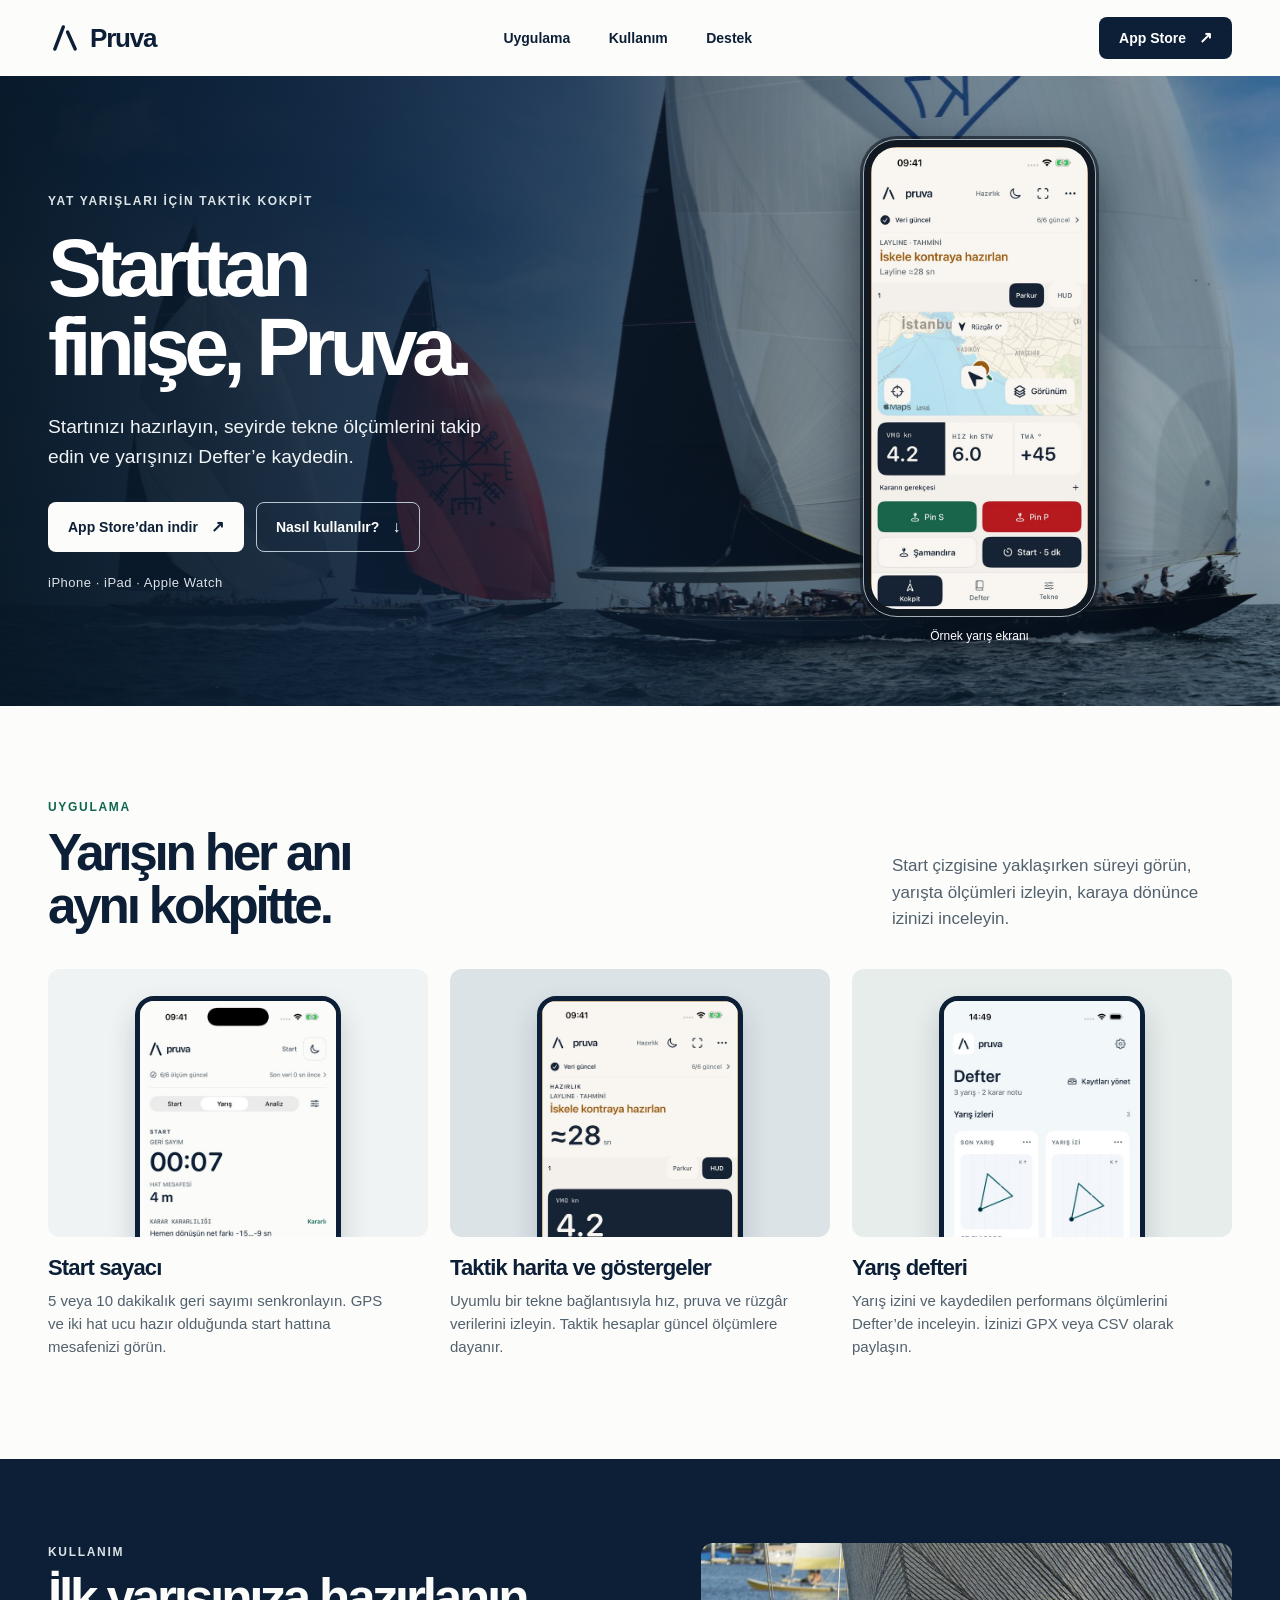
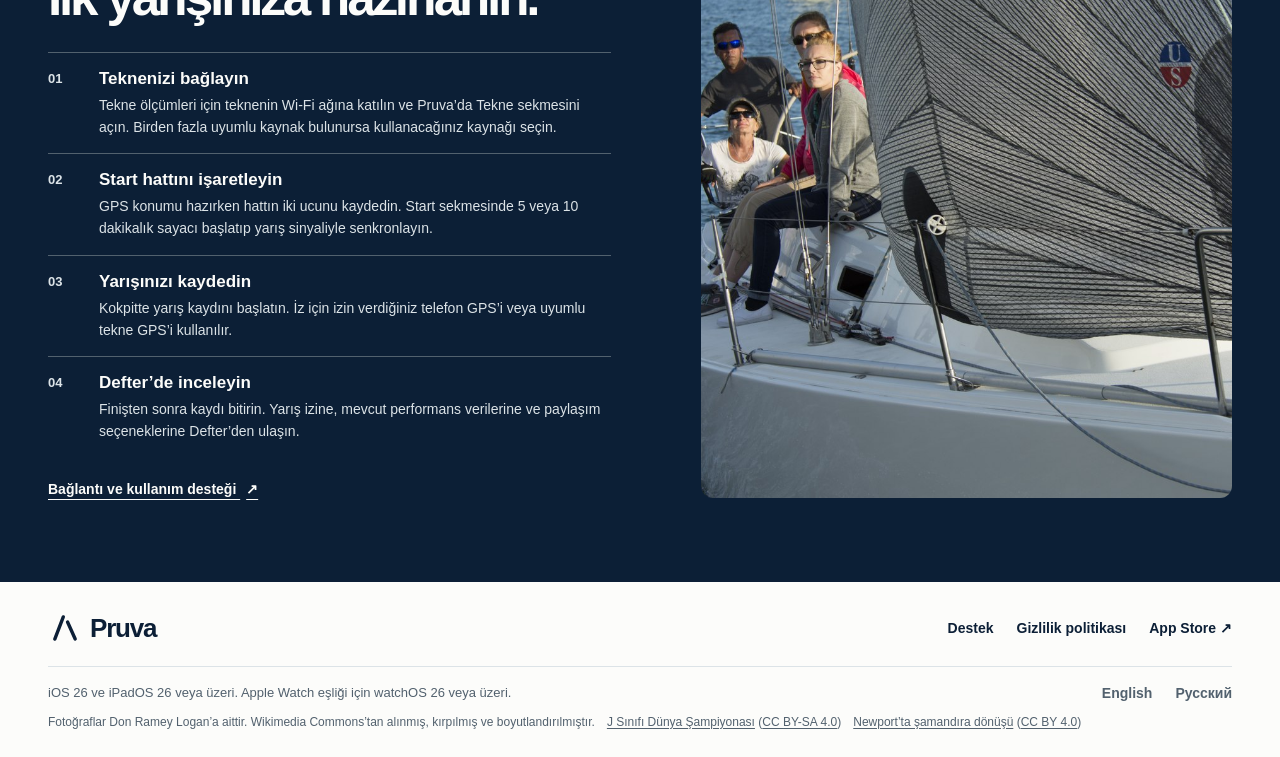
<file: index.html>
<!doctype html>
<html lang="tr">
<head>
  <meta charset="utf-8">
  <meta name="viewport" content="width=device-width, initial-scale=1">
  <meta name="theme-color" content="#0c1f36">
  <meta name="description" content="Pruva ile startınızı hazırlayın, tekne ölçümlerini takip edin ve yat yarışınızı kaydedin. iPhone, iPad ve Apple Watch için.">
  <meta property="og:type" content="website">
  <meta property="og:title" content="Pruva · Yat yarışları için taktik kokpit">
  <meta property="og:description" content="Start sayacı, canlı tekne ölçümleri ve yarış defteri.">
  <meta property="og:url" content="https://ozdemirbariss-gif.github.io/pruva-support/">
  <meta property="og:image" content="https://ozdemirbariss-gif.github.io/pruva-support/assets/yat-yarisi-j-sinifi.jpg">
  <link rel="canonical" href="https://ozdemirbariss-gif.github.io/pruva-support/">
  <link rel="icon" type="image/svg+xml" href="./logo.svg">
  <link rel="stylesheet" href="./landing.css">
  <title>Pruva · Yat yarışları için taktik kokpit</title>
</head>
<body>
  <a class="skip" href="#icerik">İçeriğe geç</a>
  <header class="top">
    <div class="wrap top-inner">
      <a class="brand" href="./" aria-label="Pruva ana sayfa">
        <svg viewBox="0 0 40 40" width="34" height="34" aria-hidden="true"><path d="m8 33 10-26m5 6 9 20"/></svg>
        <span>Pruva</span>
      </a>
      <nav class="primary" aria-label="Ana menü">
        <a href="#uygulama">Uygulama</a>
        <a href="#kullanim">Kullanım</a>
        <a href="./support.html">Destek</a>
      </nav>
      <a class="button button-dark top-store" href="https://apps.apple.com/tr/app/pruva-sailing/id6831952444">App Store <span aria-hidden="true">↗</span></a>
    </div>
  </header>
  <main id="icerik">
    <section class="hero" aria-labelledby="hero-title">
      <img class="hero-photo" src="./assets/yat-yarisi-j-sinifi.jpg" alt="" width="1800" height="1012" fetchpriority="high">
      <div class="wrap hero-inner">
        <div class="hero-copy">
          <p class="eyebrow hero-label">Yat yarışları için taktik kokpit</p>
          <h1 id="hero-title">Starttan<br>finişe, Pruva.</h1>
          <p class="hero-description">Startınızı hazırlayın, seyirde tekne ölçümlerini takip edin ve yarışınızı Defter’e kaydedin.</p>
          <div class="actions">
            <a class="button button-light" href="https://apps.apple.com/tr/app/pruva-sailing/id6831952444">App Store’dan indir <span aria-hidden="true">↗</span></a>
            <a class="button button-outline" href="#kullanim">Nasıl kullanılır? <span aria-hidden="true">↓</span></a>
          </div>
          <p class="platforms">iPhone · iPad · Apple Watch</p>
        </div>
        <figure class="hero-device">
          <div class="device">
            <img src="./assets/kokpit.jpg" alt="Pruva yarış kokpitinde taktik harita, rüzgâr ve hız ölçümleri" width="560" height="1231">
          </div>
          <figcaption>Örnek yarış ekranı</figcaption>
        </figure>
      </div>
    </section>
    <section class="wrap features" id="uygulama" aria-labelledby="features-title">
      <div class="section-intro">
        <div>
          <p class="eyebrow">Uygulama</p>
          <h2 id="features-title">Yarışın her anı<br>aynı kokpitte.</h2>
        </div>
        <p>Start çizgisine yaklaşırken süreyi görün, yarışta ölçümleri izleyin, karaya dönünce izinizi inceleyin.</p>
      </div>
      <div class="feature-grid">
        <article class="feature">
          <div class="feature-image">
            <img src="./assets/start.jpg" alt="Pruva start ekranında geri sayım ve start hattı" width="450" height="980" loading="lazy">
          </div>
          <h3>Start sayacı</h3>
          <p>5 veya 10 dakikalık geri sayımı senkronlayın. GPS ve iki hat ucu hazır olduğunda start hattına mesafenizi görün.</p>
        </article>
        <article class="feature">
          <div class="feature-image">
            <img src="./assets/gostergeler.jpg" alt="Pruva yarış göstergelerinde hız, rüzgâr açısı ve hedef ölçümleri" width="450" height="989" loading="lazy">
          </div>
          <h3>Taktik harita ve göstergeler</h3>
          <p>Uyumlu bir tekne bağlantısıyla hız, pruva ve rüzgâr verilerini izleyin. Taktik hesaplar güncel ölçümlere dayanır.</p>
        </article>
        <article class="feature">
          <div class="feature-image">
            <img src="./assets/defter.jpg" alt="Pruva Defter görünümünde kayıtlı yarışların haritaları" width="450" height="978" loading="lazy">
          </div>
          <h3>Yarış defteri</h3>
          <p>Yarış izini ve kaydedilen performans ölçümlerini Defter’de inceleyin. İzinizi GPX veya CSV olarak paylaşın.</p>
        </article>
      </div>
    </section>
    <section class="guide" id="kullanim" aria-labelledby="guide-title">
      <div class="wrap guide-inner">
        <div class="guide-copy">
          <p class="eyebrow">Kullanım</p>
          <h2 id="guide-title">İlk yarışınıza hazırlanın.</h2>
          <ol class="steps">
            <li><div><h3>Teknenizi bağlayın</h3><p>Tekne ölçümleri için teknenin Wi‑Fi ağına katılın ve Pruva’da Tekne sekmesini açın. Birden fazla uyumlu kaynak bulunursa kullanacağınız kaynağı seçin.</p></div></li>
            <li><div><h3>Start hattını işaretleyin</h3><p>GPS konumu hazırken hattın iki ucunu kaydedin. Start sekmesinde 5 veya 10 dakikalık sayacı başlatıp yarış sinyaliyle senkronlayın.</p></div></li>
            <li><div><h3>Yarışınızı kaydedin</h3><p>Kokpitte yarış kaydını başlatın. İz için izin verdiğiniz telefon GPS’i veya uyumlu tekne GPS’i kullanılır.</p></div></li>
            <li><div><h3>Defter’de inceleyin</h3><p>Finişten sonra kaydı bitirin. Yarış izine, mevcut performans verilerine ve paylaşım seçeneklerine Defter’den ulaşın.</p></div></li>
          </ol>
          <a class="text-link" href="./support.html">Bağlantı ve kullanım desteği <span aria-hidden="true">↗</span></a>
        </div>
        <img class="guide-photo" src="./assets/yat-yarisi-newport.jpg" alt="Newport yarışında bir yatın güvertesinde çalışan ekip" width="1180" height="880" loading="lazy">
      </div>
    </section>
  </main>
  <footer class="footer">
    <div class="wrap">
      <div class="footer-top">
        <a class="brand" href="./" aria-label="Pruva ana sayfa">
          <svg viewBox="0 0 40 40" width="34" height="34" aria-hidden="true"><path d="m8 33 10-26m5 6 9 20"/></svg>
          <span>Pruva</span>
        </a>
        <nav aria-label="Alt menü">
          <a href="./support.html">Destek</a>
          <a href="./privacy.html">Gizlilik politikası</a>
          <a href="https://apps.apple.com/tr/app/pruva-sailing/id6831952444">App Store <span aria-hidden="true">↗</span></a>
        </nav>
      </div>
      <div class="footer-bottom">
        <p>iOS 26 ve iPadOS 26 veya üzeri. Apple Watch eşliği için watchOS 26 veya üzeri.</p>
        <div class="languages" aria-label="Destek dilleri"><a href="./en/index.html" lang="en" hreflang="en">English</a><a href="./ru/index.html" lang="ru" hreflang="ru">Русский</a></div>
      </div>
      <p class="photo-credits" id="fotograf-kaynaklari">
        Fotoğraflar Don Ramey Logan’a aittir. Wikimedia Commons’tan alınmış, kırpılmış ve boyutlandırılmıştır.
        <span><a href="https://commons.wikimedia.org/wiki/File:J_Class_Yachts_Velsheda,_Topaz_and_Svea_downwind_legs_by_Don_Ramey_Logan.jpg" aria-label="J Class Yachts Velsheda, Topaz and Svea downwind legs by Don Ramey Logan.jpg">J Sınıfı Dünya Şampiyonası</a> (<a href="https://creativecommons.org/licenses/by-sa/4.0/">CC BY-SA 4.0</a>)</span>
        <span><a href="https://commons.wikimedia.org/wiki/File:Close_Call_Yachts_race_at_the_mark_in_Newport_Harbor_by_Don_Ramey_Logan.jpg" aria-label="Close Call Yachts race at the mark in Newport Harbor by Don Ramey Logan.jpg">Newport’ta şamandıra dönüşü</a> (<a href="https://creativecommons.org/licenses/by/4.0/">CC BY 4.0</a>)</span>
      </p>
    </div>
  </footer>
</body>
</html>
</file>
<file: landing.css>
:root {
  color-scheme: light;
  --ink: #0c1f36;
  --paper: #fcfcfa;
  --soft: #f0f3f3;
  --muted: #52616e;
  --line: #dce3e7;
  --green: #0f664f;
  --night-soft: #243951;
  --white: #fff;
  font-family: Inter, -apple-system, BlinkMacSystemFont, "Segoe UI", sans-serif;
  color: var(--ink);
  background: var(--paper);
}
*, *::before, *::after { box-sizing: border-box; }
body, p, h1, h2, h3, figure { margin: 0; }
img { display: block; max-width: 100%; }
a { color: inherit; }
a:focus-visible { outline: 2px solid currentColor; outline-offset: 5px; }
.wrap { width: min(1248px, calc(100% - 96px)); margin-inline: auto; }
.skip {
  position: absolute;
  z-index: 4;
  top: 12px;
  left: 12px;
  padding: 12px 16px;
  background: var(--paper);
  transform: translateY(-150%);
}
.skip:focus { transform: none; }
.top-inner, .primary, .brand, .footer-top, .footer nav, .footer-bottom, .languages {
  display: flex;
  align-items: center;
}
.top-inner { justify-content: space-between; min-height: 76px; gap: 24px; }
.brand {
  gap: 8px;
  text-decoration: none;
  font-size: 26px;
  font-weight: 700;
  letter-spacing: -.045em;
  line-height: 1;
}
.brand svg { fill: none; stroke: currentColor; stroke-width: 4; stroke-linecap: round; }
.primary { gap: clamp(20px, 3vw, 48px); }
.primary a, .footer a:not(.brand) { text-decoration: none; font-size: 14px; font-weight: 600; }
.primary a:hover, .footer a:hover, .text-link:hover { text-decoration: underline; text-underline-offset: 5px; }
.button {
  display: inline-flex;
  align-items: center;
  justify-content: center;
  gap: 13px;
  min-height: 50px;
  padding: 0 19px;
  border: 1px solid transparent;
  border-radius: 8px;
  font-size: 14px;
  font-weight: 700;
  line-height: 1.3;
  text-decoration: none;
}
.button span { font-size: 16px; }
.button-dark { background: var(--ink); color: var(--white); min-height: 42px; }
.button-dark:hover { background: var(--night-soft); }
.button-light { background: var(--paper); color: var(--ink); }
.button-light:hover { background: var(--line); }
.button-outline { color: var(--white); border-color: #b9c7d4; }
.button-outline:hover { background: #243951; }
.hero { position: relative; isolation: isolate; overflow: hidden; background: var(--ink); color: var(--white); }
.hero::after {
  content: "";
  position: absolute;
  z-index: -1;
  inset: 0;
  background: linear-gradient(90deg, #071726f7, #0c1f36db 28%, #0c1f3675 64%, #0c1f3633), linear-gradient(0deg, #0c1f365c, transparent 40%);
}
.hero-photo { position: absolute; z-index: -2; inset: 0; width: 100%; height: 100%; object-fit: cover; object-position: center 54%; }
.hero-inner { display: grid; grid-template-columns: minmax(0, 1.25fr) minmax(0, 1fr); align-items: center; gap: 48px; min-height: 630px; padding-block: 45px; }
.hero-copy { max-width: 650px; }
.eyebrow { color: var(--green); font-size: 12px; font-weight: 700; line-height: 1.5; letter-spacing: .14em; text-transform: uppercase; }
.hero-label { color: #dce3e7; }
h1 { margin-top: 19px; font-size: clamp(58px, 6.3vw, 94px); line-height: .98; letter-spacing: -.073em; }
.hero-description { max-width: 440px; margin-top: 25px; color: #f0f4f6; font-size: clamp(17px, 1.5vw, 21px); line-height: 1.55; }
.actions { display: flex; flex-wrap: wrap; gap: 12px; margin-top: 31px; }
.platforms { margin-top: 23px; color: #dce3e7; font-size: 13px; letter-spacing: .04em; }
.hero-device { justify-self: center; text-align: center; }
.device {
  width: clamp(190px, 18.25vw, 246px);
  aspect-ratio: 246 / 504;
  overflow: hidden;
  padding: 7px;
  border: 1px solid #a4afb8;
  border-radius: 34px;
  background: #101922;
  box-shadow: 0 23px 55px #08121fc7, 0 0 0 3px #1019229e;
}
.device img { width: 100%; height: 100%; object-fit: cover; object-position: top; border-radius: 26px; }
.hero-device figcaption { margin-top: 12px; color: var(--white); font-size: 12px; }
.features { padding-block: 92px 100px; }
.section-intro { display: grid; grid-template-columns: 1.2fr 1fr; align-items: end; gap: 32px; margin-bottom: 36px; }
h2 { margin-top: 10px; font-size: clamp(37px, 4vw, 58px); line-height: 1.04; letter-spacing: -.062em; text-wrap: balance; }
.section-intro > p { max-width: 340px; justify-self: end; color: var(--muted); font-size: 17px; line-height: 1.55; }
.feature-grid { display: grid; grid-template-columns: repeat(3,minmax(0,1fr)); gap: 22px; }
.feature-image { height: clamp(232px, 21vw, 296px); overflow: hidden; display: grid; justify-items: center; align-items: start; padding: 27px 15px 0; border-radius: 12px; background: var(--soft); }
.feature:nth-child(2) .feature-image { background: var(--line); }
.feature:nth-child(3) .feature-image { background: #e6edeb; }
.feature-image img { width: min(100%, 206px); height: auto; border-radius: 19px 19px 0 0; border: 5px solid var(--ink); box-shadow: 0 14px 28px #0c1f362e; }
.feature h3 { margin-top: 18px; font-size: 22px; letter-spacing: -.038em; line-height: 1.16; }
.feature p { margin-top: 8px; color: var(--muted); font-size: 15px; line-height: 1.55; max-width: 340px; }
.guide { background: var(--ink); color: var(--paper); }
.guide-inner { display: grid; grid-template-columns: minmax(0, 1.06fr) minmax(0, 1fr); align-items: center; gap: clamp(38px, 7vw, 103px); padding-block: 84px; }
.guide .eyebrow { color: #dce3e7; }
.guide h2 { text-wrap: initial; }
.steps { list-style: none; padding: 0; margin: 28px 0 22px; counter-reset: guide; }
.steps li { counter-increment: guide; display: grid; grid-template-columns: 36px minmax(0, 1fr); gap: 15px; border-top: 1px solid #52616e; padding: 15px 0; }
.steps li::before { content: counter(guide, decimal-leading-zero); color: #dce3e7; font-size: 13px; font-weight: 650; font-variant-numeric: tabular-nums; padding-top: 3px; }
.steps h3 { font-size: 17px; line-height: 1.3; }
.steps p { margin-top: 5px; color: #dce3e7; font-size: 14px; line-height: 1.55; }
.guide-photo { width: 100%; height: 100%; max-height: 576px; min-height: 390px; object-fit: cover; object-position: 30% center; border-radius: 12px; }
.text-link { font-size: 14px; font-weight: 700; text-underline-offset: 5px; }
.text-link span { margin-left: 6px; }
.footer { padding-block: 29px 26px; }
.footer-top, .footer-bottom { justify-content: space-between; gap: 20px; }
.footer nav, .languages { gap: 23px; flex-wrap: wrap; }
.footer-bottom { margin-top: 21px; padding-top: 18px; border-top: 1px solid var(--line); color: var(--muted); font-size: 13px; }
.photo-credits { display: flex; flex-wrap: wrap; gap: 2px 12px; margin-top: 12px; color: var(--muted); font-size: 12px; line-height: 1.55; }
.footer .photo-credits a { font-size: inherit; font-weight: 500; text-decoration: underline; text-underline-offset: 2px; }
@media (max-width: 900px) {
  .wrap { width: calc(100% - 56px); }
  .hero-inner { min-height: 540px; gap: 24px; }
  .guide-inner { gap: 34px; }
}
@media (max-width: 680px) {
  .wrap { width: calc(100% - 40px); }
  .top-inner { min-height: 97px; display: grid; grid-template-columns: 1fr auto; padding-block: 10px; gap: 3px 10px; }
  .primary { grid-row: 2; grid-column: 1 / -1; gap: 25px; }
  .primary a { display: flex; align-items: center; min-height: 36px; }
  .top-store { grid-column: 2; grid-row: 1; min-height: 38px; padding-inline: 11px; }
  .hero-inner { min-height: auto; grid-template-columns: 1fr; gap: 36px; padding-block: 52px 28px; }
  .hero::after { background: linear-gradient(180deg,#071726f5,#0c1f36cc 49%,#0c1f3659); }
  .hero-photo { inset: auto 0 0; height: 64%; object-position: 66% center; mask-image: linear-gradient(transparent, #000 20%); }
  h1 { font-size: clamp(52px, 13.5vw, 76px); }
  .hero-description { margin-top: 18px; }
  .actions { margin-top: 23px; gap: 8px; }
  .actions .button { padding-inline: 12px; gap: 8px; }
  .platforms { margin-top: 16px; }
  .features { padding-block: 56px 62px; }
  .section-intro, .feature-grid, .guide-inner { grid-template-columns: 1fr; }
  .section-intro { gap: 15px; margin-bottom: 25px; }
  .section-intro > p { justify-self: start; }
  .feature-grid { gap: 27px; }
  .feature-image { height: 238px; }
  .feature h3 { margin-top: 14px; }
  .guide-inner { padding-block: 54px 44px; }
  .guide-photo { height: 265px; min-height: 0; }
  .footer-top, .footer-bottom { align-items: flex-start; flex-direction: column; gap: 14px; }
  .footer nav { gap: 12px 18px; }
}
</file>
